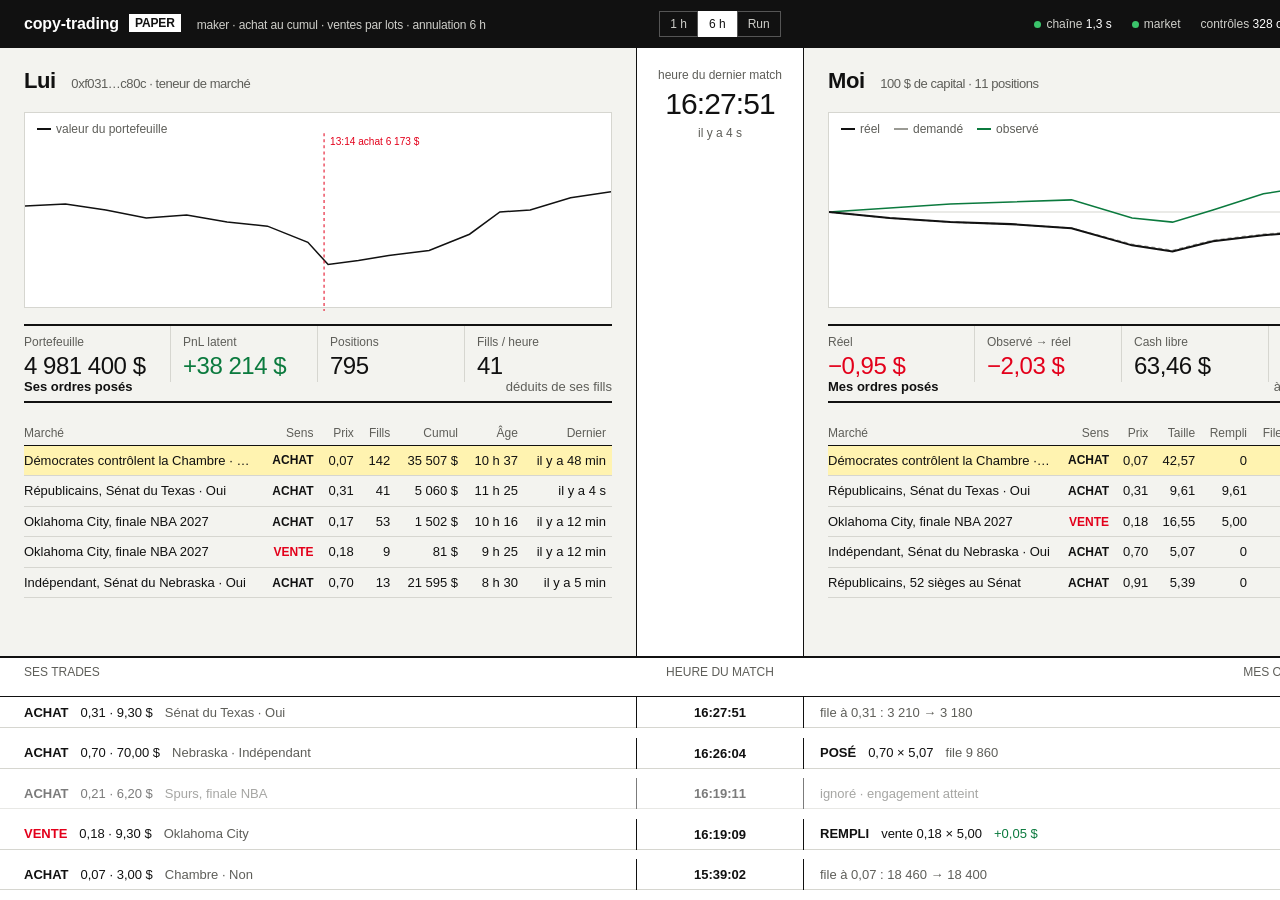
<file: copy-trading/.impeccable/mocks/decision/assigned.html>
<!doctype html>
<html lang="fr"><head><meta charset="utf-8"><title>Indicateur horaire</title>
<style>
:root{--g:#F3F3EF;--i:#111;--r:#E3001B;--v:#0B7A3E;--l:#D6D6D0;--m:#5E5E59;--w:#fff}
*{box-sizing:border-box;margin:0;padding:0}
body{width:1440px;height:900px;overflow:hidden;background:var(--g);color:var(--i);font:13px/1.35 "Helvetica Neue",Helvetica,Arial,sans-serif;font-variant-numeric:tabular-nums}
header{height:48px;background:var(--i);color:var(--w);display:grid;grid-template-columns:1fr 168px 1fr;align-items:center;padding:0 24px}
.brand{font-weight:700;font-size:16px;letter-spacing:-.01em}.brand b{background:var(--w);color:var(--i);font-size:12px;padding:2px 6px;margin-left:10px;vertical-align:2px}
.meta{display:flex;gap:20px;justify-content:flex-end;font-size:12px;color:#CFCFCA}.meta i{font-style:normal;color:var(--w)}
.dot{display:inline-block;width:7px;height:7px;border-radius:50%;background:#3BC46B;margin-right:5px}
.seg{display:flex;justify-content:center}.seg span{border:1px solid #555;padding:4px 10px;font-size:12px;color:#CFCFCA}.seg span.on{background:var(--w);color:var(--i);border-color:var(--w)}
main{display:grid;grid-template-columns:1fr 168px 1fr;height:852px}
.col{padding:18px 24px 0;display:grid;grid-template-rows:auto 196px auto;gap:16px;align-content:start}
.spine{border-left:1px solid var(--i);border-right:1px solid var(--i);background:var(--w);display:grid;grid-template-rows:auto 1fr}
h2{font-size:22px;font-weight:700;letter-spacing:-.02em}h2 small{font-size:13px;font-weight:400;color:var(--m);margin-left:10px}
h3{font-size:13px;font-weight:700;border-bottom:2px solid var(--i);padding-bottom:5px;display:flex;justify-content:space-between}h3 span{font-weight:400;color:var(--m)}
.figs{display:grid;grid-template-columns:repeat(4,1fr);border-top:2px solid var(--i)}
.figs div{padding:8px 0 0;border-right:1px solid var(--l);padding-left:12px}.figs div:first-child{padding-left:0}.figs div:last-child{border:0}
.figs em{display:block;font-style:normal;font-size:12px;color:var(--m)}.figs strong{font-size:24px;font-weight:500;letter-spacing:-.02em}
.up{color:var(--v)}.dn{color:var(--r)}
.chart{background:var(--w);border:1px solid var(--l);position:relative}
.chart svg{position:absolute;inset:0}
.legend{position:absolute;top:8px;left:12px;display:flex;gap:14px;font-size:12px;color:var(--m)}.legend b{display:inline-block;width:14px;height:2px;vertical-align:3px;margin-right:5px}
table{width:100%;border-collapse:collapse}th{font-size:12px;font-weight:400;color:var(--m);text-align:right;padding:6px 6px 4px;border-bottom:1px solid var(--i)}
th:first-child,td:first-child{text-align:left;padding-left:0}td{padding:6px;text-align:right;border-bottom:1px solid var(--l);white-space:nowrap}
td.mk{max-width:220px;overflow:hidden;text-overflow:ellipsis}.side{font-size:12px;font-weight:700}
tr.hot td{background:#FFF3B0}
.spine .t{padding:18px 0 0;text-align:center}.spine .t strong{font-size:30px;font-weight:500;letter-spacing:-.03em;display:block}.spine .t em{font-style:normal;font-size:12px;color:var(--m)}
.quai{grid-column:1/-1;border-top:2px solid var(--i);background:var(--w);display:grid;grid-template-columns:1fr 168px 1fr;font-size:13px}
.qh{grid-column:1/-1;display:grid;grid-template-columns:1fr 168px 1fr;padding:6px 24px;font-size:12px;color:var(--m);border-bottom:1px solid var(--i)}.qh span:nth-child(2){text-align:center}.qh span:last-child{text-align:right}
.row{grid-column:1/-1;display:grid;grid-template-columns:1fr 168px 1fr;border-bottom:1px solid var(--l);height:31px;align-items:center}
.row .l{padding:0 16px 0 24px;display:flex;gap:12px}.row .r{padding:0 24px 0 16px;display:flex;gap:12px}
.row .c{text-align:center;font-weight:700;border-left:1px solid var(--i);border-right:1px solid var(--i);height:100%;line-height:31px}
.delay{color:var(--r);font-weight:700;margin-left:auto}.muted{color:var(--m)}.row.dim{opacity:.55}
.wrap{display:grid;grid-template-rows:330px 1fr;grid-column:1/-1}
</style></head><body>
<header>
 <div class="brand">copy-trading<b>PAPER</b><span style="font-weight:400;font-size:12px;color:#CFCFCA;margin-left:16px">maker · achat au cumul · ventes par lots · annulation 6 h</span></div>
 <div class="seg"><span>1 h</span><span class="on">6 h</span><span>Run</span></div>
 <div class="meta"><span><span class="dot"></span>chaîne <i>1,3 s</i></span><span><span class="dot"></span>market</span><span>contrôles <i>328 ok · 0 écart</i></span><span>run <i>11 h 29</i></span></div>
</header>
<main>
 <div class="wrap" style="grid-template-columns:1fr 168px 1fr;display:grid">
  <section class="col">
   <h2>Lui <small>0xf031…c80c · teneur de marché</small></h2>
   <div class="chart"><div class="legend"><span><b style="background:var(--i)"></b>valeur du portefeuille</span></div>
    <svg viewBox="0 0 580 196" preserveAspectRatio="none"><polyline fill="none" stroke="#111" stroke-width="1.5" points="0,92 40,90 80,96 120,104 160,101 200,108 240,112 280,128 300,150 330,146 360,141 400,136 440,120 470,98 500,96 540,84 580,78"/><line x1="296" y1="20" x2="296" y2="196" stroke="#E3001B" stroke-dasharray="3 3"/><text x="302" y="32" font-size="10" fill="#E3001B">13:14 achat 6 173 $</text></svg></div>
   <div class="figs"><div><em>Portefeuille</em><strong>4 981 400 $</strong></div><div><em>PnL latent</em><strong class="up">+38 214 $</strong></div><div><em>Positions</em><strong>795</strong></div><div><em>Fills / heure</em><strong>41</strong></div></div>
  </section>
  <div class="spine"><div class="t"><em>heure du dernier match</em><strong>16:27:51</strong><em>il y a 4 s</em></div></div>
  <section class="col">
   <h2>Moi <small>100 $ de capital · 11 positions</small></h2>
   <div class="chart"><div class="legend"><span><b style="background:#111"></b>réel</span><span><b style="background:#9A9A94"></b>demandé</span><span><b style="background:#0B7A3E"></b>observé</span></div>
    <svg viewBox="0 0 580 196" preserveAspectRatio="none"><line x1="0" y1="98" x2="580" y2="98" stroke="#D6D6D0"/><polyline fill="none" stroke="#0B7A3E" stroke-width="1.5" points="0,98 60,94 120,90 180,88 240,86 300,104 340,108 380,96 430,80 480,72 540,70 580,68"/><polyline fill="none" stroke="#9A9A94" stroke-width="1.5" stroke-dasharray="4 3" points="0,98 60,104 120,108 180,110 240,114 300,130 340,136 380,126 430,120 480,116 540,114 580,116"/><polyline fill="none" stroke="#111" stroke-width="2" points="0,98 60,104 120,108 180,110 240,114 300,131 340,137 380,127 430,121 480,117 540,115 580,117"/><text x="584" y="66" font-size="10" fill="#0B7A3E" text-anchor="end">+1,08</text></svg></div>
   <div class="figs"><div><em>Réel</em><strong class="dn">−0,95 $</strong></div><div><em>Observé → réel</em><strong class="dn">−2,03 $</strong></div><div><em>Cash libre</em><strong>63,46 $</strong></div><div><em>Ordres posés</em><strong>4</strong></div></div>
  </section>
  <section class="col" style="grid-template-rows:auto;padding-top:0">
   <h3>Ses ordres posés <span>déduits de ses fills</span></h3>
   <table><tr><th>Marché</th><th>Sens</th><th>Prix</th><th>Fills</th><th>Cumul</th><th>Âge</th><th>Dernier</th></tr>
   <tr class="hot"><td class="mk">Démocrates contrôlent la Chambre · Non</td><td class="side">ACHAT</td><td>0,07</td><td>142</td><td>35 507 $</td><td>10 h 37</td><td>il y a 48 min</td></tr>
   <tr><td class="mk">Républicains, Sénat du Texas · Oui</td><td class="side">ACHAT</td><td>0,31</td><td>41</td><td>5 060 $</td><td>11 h 25</td><td>il y a 4 s</td></tr>
   <tr><td class="mk">Oklahoma City, finale NBA 2027</td><td class="side">ACHAT</td><td>0,17</td><td>53</td><td>1 502 $</td><td>10 h 16</td><td>il y a 12 min</td></tr>
   <tr><td class="mk">Oklahoma City, finale NBA 2027</td><td class="side dn">VENTE</td><td>0,18</td><td>9</td><td>81 $</td><td>9 h 25</td><td>il y a 12 min</td></tr>
   <tr><td class="mk">Indépendant, Sénat du Nebraska · Oui</td><td class="side">ACHAT</td><td>0,70</td><td>13</td><td>21 595 $</td><td>8 h 30</td><td>il y a 5 min</td></tr></table>
  </section>
  <div class="spine" style="border-top:0"></div>
  <section class="col" style="grid-template-rows:auto;padding-top:0">
   <h3>Mes ordres posés <span>à son prix, derrière la file</span></h3>
   <table><tr><th>Marché</th><th>Sens</th><th>Prix</th><th>Taille</th><th>Rempli</th><th>File devant</th><th>Annulation</th></tr>
   <tr class="hot"><td class="mk">Démocrates contrôlent la Chambre · Non</td><td class="side">ACHAT</td><td>0,07</td><td>42,57</td><td>0</td><td>18 400</td><td>dans 5 h 12</td></tr>
   <tr><td class="mk">Républicains, Sénat du Texas · Oui</td><td class="side">ACHAT</td><td>0,31</td><td>9,61</td><td>9,61</td><td>—</td><td>rempli</td></tr>
   <tr><td class="mk">Oklahoma City, finale NBA 2027</td><td class="side dn">VENTE</td><td>0,18</td><td>16,55</td><td>5,00</td><td>2 140</td><td>dans 5 h 48</td></tr>
   <tr><td class="mk">Indépendant, Sénat du Nebraska · Oui</td><td class="side">ACHAT</td><td>0,70</td><td>5,07</td><td>0</td><td>9 860</td><td>dans 5 h 55</td></tr>
   <tr><td class="mk">Républicains, 52 sièges au Sénat</td><td class="side">ACHAT</td><td>0,91</td><td>5,39</td><td>0</td><td>—</td><td class="dn">annulé à tort</td></tr></table>
  </section>
 </div>
 <div class="quai">
  <div class="qh"><span>SES TRADES</span><span>HEURE DU MATCH</span><span>MES ORDRES · retard en rouge</span></div>
  <div class="row"><div class="l"><b>ACHAT</b> 0,31 · 9,30 $ <span class="muted">Sénat du Texas · Oui</span></div><div class="c">16:27:51</div><div class="r"><span class="muted">file à 0,31 : 3 210 → 3 180</span><span class="delay">+1,3 s</span></div></div>
  <div class="row"><div class="l"><b>ACHAT</b> 0,70 · 70,00 $ <span class="muted">Nebraska · Indépendant</span></div><div class="c">16:26:04</div><div class="r"><b>POSÉ</b> 0,70 × 5,07 <span class="muted">file 9 860</span><span class="delay">+1,4 s</span></div></div>
  <div class="row dim"><div class="l"><b>ACHAT</b> 0,21 · 6,20 $ <span class="muted">Spurs, finale NBA</span></div><div class="c">16:19:11</div><div class="r"><span class="muted">ignoré · engagement atteint</span></div></div>
  <div class="row"><div class="l"><b class="dn">VENTE</b> 0,18 · 9,30 $ <span class="muted">Oklahoma City</span></div><div class="c">16:19:09</div><div class="r"><b>REMPLI</b> vente 0,18 × 5,00 <span class="up">+0,05 $</span><span class="delay">+1,2 s</span></div></div>
  <div class="row"><div class="l"><b>ACHAT</b> 0,07 · 3,00 $ <span class="muted">Chambre · Non</span></div><div class="c">15:39:02</div><div class="r"><span class="muted">file à 0,07 : 18 460 → 18 400</span><span class="delay">secours API +24 s</span></div></div>
 </div>
</main>
</body></html>
</file>
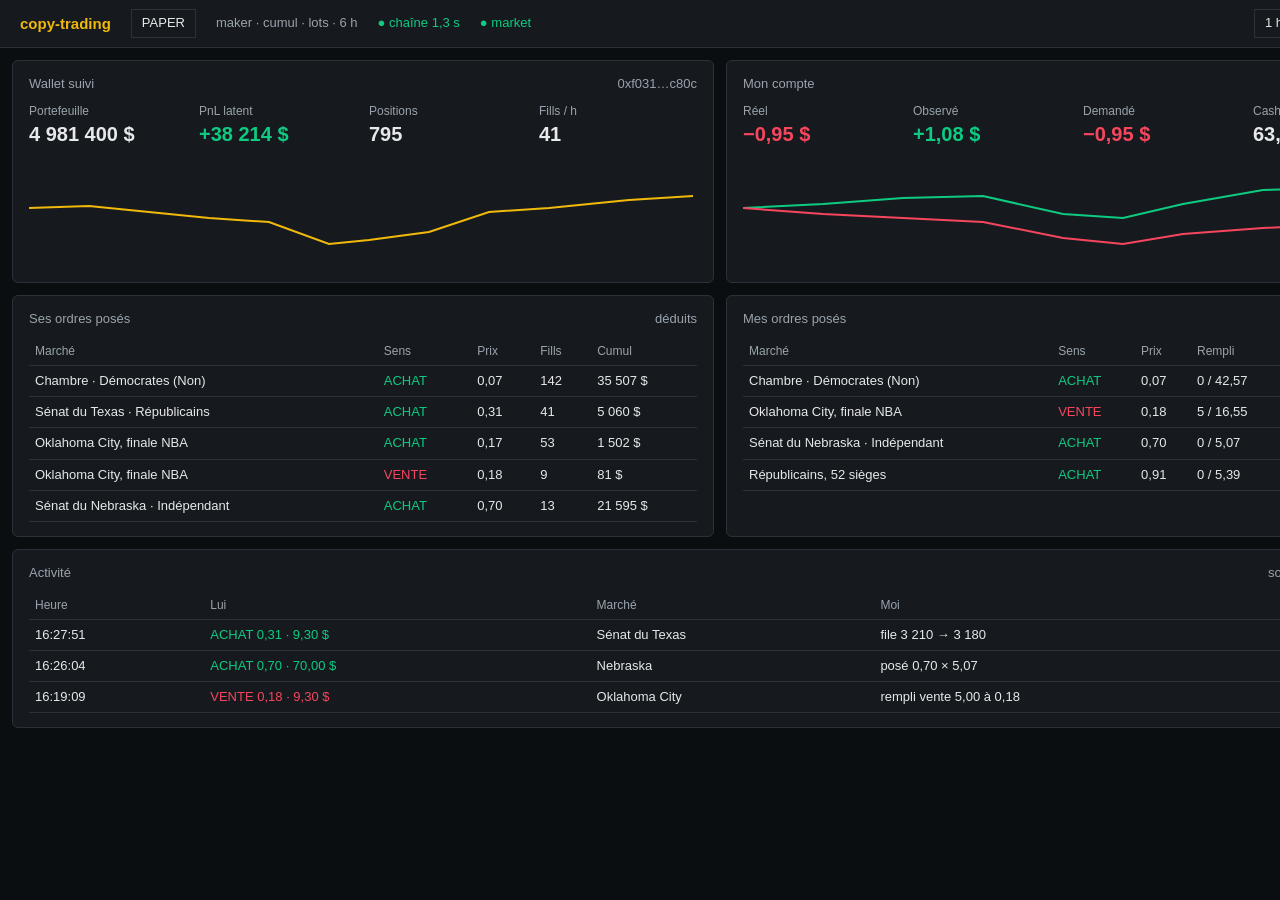
<file: copy-trading/.impeccable/mocks/decision/canon.html>
<!doctype html>
<html lang="fr"><head><meta charset="utf-8"><title>Standard</title>
<style>
:root{--bg:#0B0E11;--p:#161A1E;--ln:#2B3139;--t:#E6E8EA;--m:#9AA3AD;--g:#0ECB81;--r:#F6465D;--y:#F0B90B}
*{box-sizing:border-box;margin:0;padding:0}
body{width:1440px;height:900px;overflow:hidden;background:var(--bg);color:var(--t);font:13px/1.4 -apple-system,"Segoe UI",Arial,sans-serif;font-variant-numeric:tabular-nums}
nav{height:48px;background:var(--p);display:flex;align-items:center;gap:20px;padding:0 20px;border-bottom:1px solid var(--ln);color:var(--m)}
nav b{color:var(--y);font-size:15px}.sp{margin-left:auto}.btn{border:1px solid var(--ln);padding:4px 10px;color:var(--t)}.btn.on{background:var(--ln)}
.grid{display:grid;grid-template-columns:1fr 1fr;gap:12px;padding:12px}
.panel{background:var(--p);border:1px solid var(--ln);border-radius:6px;padding:14px 16px}
.panel h3{font-size:13px;color:var(--m);font-weight:500;margin-bottom:10px;display:flex;justify-content:space-between}
.kpis{display:grid;grid-template-columns:repeat(4,1fr);gap:12px}.kpis div{color:var(--m);font-size:12px}.kpis strong{display:block;color:var(--t);font-size:20px;font-weight:600}
.g{color:var(--g)!important}.r{color:var(--r)!important}
svg{display:block}
table{width:100%;border-collapse:collapse}th{text-align:left;color:var(--m);font-weight:400;font-size:12px;padding:5px 6px;border-bottom:1px solid var(--ln)}td{padding:6px;border-bottom:1px solid var(--ln);white-space:nowrap}
.mk{max-width:230px;overflow:hidden;text-overflow:ellipsis}
</style></head><body>
<nav><b>copy-trading</b><span class="btn">PAPER</span><span>maker · cumul · lots · 6 h</span><span class="g">● chaîne 1,3 s</span><span class="g">● market</span><span class="sp"></span><span class="btn">1 h</span><span class="btn on">6 h</span><span class="btn">Run</span></nav>
<div class="grid">
 <div class="panel"><h3>Wallet suivi <span>0xf031…c80c</span></h3><div class="kpis"><div>Portefeuille<strong>4 981 400 $</strong></div><div>PnL latent<strong class="g">+38 214 $</strong></div><div>Positions<strong>795</strong></div><div>Fills / h<strong>41</strong></div></div>
  <svg width="664" height="120" viewBox="0 0 664 120"><polyline fill="none" stroke="#F0B90B" stroke-width="2" points="0,60 60,58 120,64 180,70 240,74 300,96 340,92 400,84 460,64 520,60 600,52 664,48"/></svg></div>
 <div class="panel"><h3>Mon compte <span>100 $ de capital</span></h3><div class="kpis"><div>Réel<strong class="r">−0,95 $</strong></div><div>Observé<strong class="g">+1,08 $</strong></div><div>Demandé<strong class="r">−0,95 $</strong></div><div>Cash libre<strong>63,46 $</strong></div></div>
  <svg width="664" height="120" viewBox="0 0 664 120"><polyline fill="none" stroke="#0ECB81" stroke-width="2" points="0,60 80,56 160,50 240,48 320,66 380,70 440,56 520,42 600,40 664,38"/><polyline fill="none" stroke="#F6465D" stroke-width="2" points="0,60 80,66 160,70 240,74 320,90 380,96 440,86 520,80 600,76 664,78"/></svg></div>
 <div class="panel"><h3>Ses ordres posés <span>déduits</span></h3><table><tr><th>Marché</th><th>Sens</th><th>Prix</th><th>Fills</th><th>Cumul</th></tr>
  <tr><td class="mk">Chambre · Démocrates (Non)</td><td class="g">ACHAT</td><td>0,07</td><td>142</td><td>35 507 $</td></tr>
  <tr><td class="mk">Sénat du Texas · Républicains</td><td class="g">ACHAT</td><td>0,31</td><td>41</td><td>5 060 $</td></tr>
  <tr><td class="mk">Oklahoma City, finale NBA</td><td class="g">ACHAT</td><td>0,17</td><td>53</td><td>1 502 $</td></tr>
  <tr><td class="mk">Oklahoma City, finale NBA</td><td class="r">VENTE</td><td>0,18</td><td>9</td><td>81 $</td></tr>
  <tr><td class="mk">Sénat du Nebraska · Indépendant</td><td class="g">ACHAT</td><td>0,70</td><td>13</td><td>21 595 $</td></tr></table></div>
 <div class="panel"><h3>Mes ordres posés <span>4 ouverts</span></h3><table><tr><th>Marché</th><th>Sens</th><th>Prix</th><th>Rempli</th><th>File</th></tr>
  <tr><td class="mk">Chambre · Démocrates (Non)</td><td class="g">ACHAT</td><td>0,07</td><td>0 / 42,57</td><td>18 400</td></tr>
  <tr><td class="mk">Oklahoma City, finale NBA</td><td class="r">VENTE</td><td>0,18</td><td>5 / 16,55</td><td>2 140</td></tr>
  <tr><td class="mk">Sénat du Nebraska · Indépendant</td><td class="g">ACHAT</td><td>0,70</td><td>0 / 5,07</td><td>9 860</td></tr>
  <tr><td class="mk">Républicains, 52 sièges</td><td class="g">ACHAT</td><td>0,91</td><td>0 / 5,39</td><td class="r">annulé à tort</td></tr></table></div>
 <div class="panel" style="grid-column:1/-1"><h3>Activité <span>son trade → ma réponse</span></h3><table><tr><th>Heure</th><th>Lui</th><th>Marché</th><th>Moi</th><th>Délai</th></tr>
  <tr><td>16:27:51</td><td class="g">ACHAT 0,31 · 9,30 $</td><td class="mk">Sénat du Texas</td><td>file 3 210 → 3 180</td><td>1,3 s</td></tr>
  <tr><td>16:26:04</td><td class="g">ACHAT 0,70 · 70,00 $</td><td class="mk">Nebraska</td><td>posé 0,70 × 5,07</td><td>1,4 s</td></tr>
  <tr><td>16:19:09</td><td class="r">VENTE 0,18 · 9,30 $</td><td class="mk">Oklahoma City</td><td>rempli vente 5,00 à 0,18</td><td>1,2 s</td></tr></table></div>
</div>
</body></html>
</file>
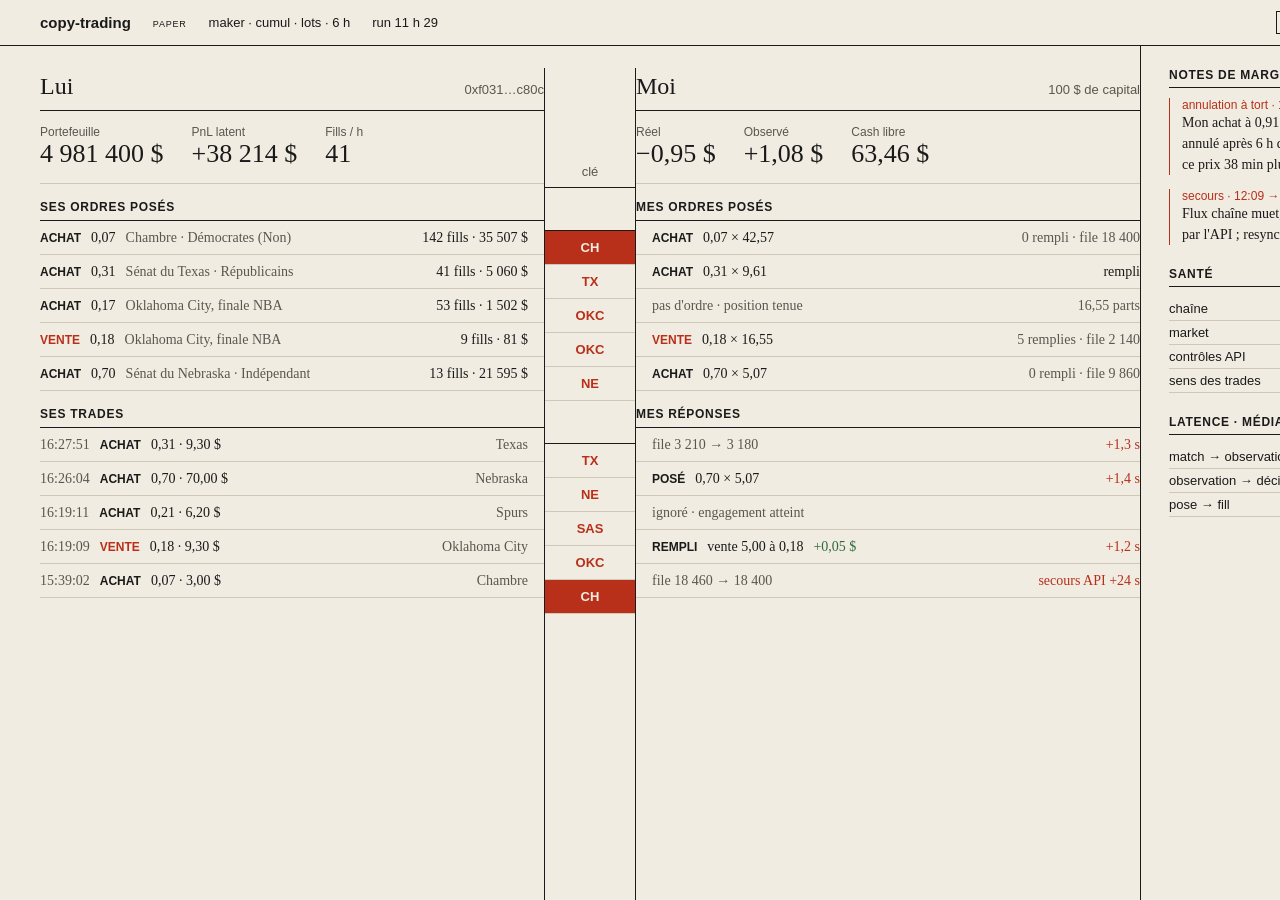
<file: copy-trading/.impeccable/mocks/decision/challenger-rail.html>
<!doctype html>
<html lang="fr"><head><meta charset="utf-8"><title>Rail central</title>
<style>
:root{--b:#F1ECE2;--i:#1A1A1A;--v:#B8301A;--m:#5A5650;--h:#CFC7B8}
*{box-sizing:border-box;margin:0;padding:0}
body{width:1440px;height:900px;overflow:hidden;background:var(--b);color:var(--i);font:14px/1.5 Georgia,"Times New Roman",serif;font-variant-numeric:tabular-nums lining-nums}
.top{height:46px;display:flex;align-items:center;gap:22px;padding:0 40px;border-bottom:1px solid var(--i);font:13px "Helvetica Neue",Arial,sans-serif}
.top b{font-size:15px}.top .sp{margin-left:auto}.sc{font-variant:small-caps;letter-spacing:.06em}
.seg span{border:1px solid var(--i);padding:3px 10px;margin-left:-1px}.seg .on{background:var(--i);color:var(--b)}
.page{display:grid;grid-template-columns:1fr 300px;height:854px}
.block{display:grid;grid-template-columns:1fr 92px 1fr;padding:22px 0 0 40px}
.colh{display:flex;justify-content:space-between;align-items:baseline;border-bottom:1px solid var(--i);padding-bottom:6px;margin-bottom:4px}
.colh h2{font-size:24px;font-weight:400}.colh span{font:13px "Helvetica Neue",Arial,sans-serif;color:var(--m)}
.fig{display:flex;gap:28px;padding:10px 0 14px;border-bottom:1px solid var(--h)}.fig div{font:12px "Helvetica Neue",Arial,sans-serif;color:var(--m)}.fig strong{display:block;font:400 26px Georgia,serif;color:var(--i)}
.up{color:#2F6B3A}.dn{color:var(--v)}
.ln{height:34px;display:flex;align-items:center;gap:10px;border-bottom:1px solid var(--h);white-space:nowrap;overflow:hidden}
.ln .q{color:var(--m);overflow:hidden;text-overflow:ellipsis}.ln b{font-weight:700;font-family:"Helvetica Neue",Arial,sans-serif;font-size:12px}
.L .ln{justify-content:flex-start;padding-right:16px}.R .ln{padding-left:16px}.ln .x{margin-left:auto}
.rail{border-left:1px solid var(--i);border-right:1px solid var(--i);text-align:center;font:600 13px "Helvetica Neue",Arial,sans-serif;color:var(--v)}
.rail .k{height:34px;line-height:34px;border-bottom:1px solid var(--h)}.rail .k.on{background:var(--v);color:var(--b)}
.rail .hd{height:120px;border-bottom:1px solid var(--i);display:flex;align-items:flex-end;justify-content:center;padding-bottom:8px;color:var(--m);font-weight:400}
.sub{font:600 12px "Helvetica Neue",Arial,sans-serif;letter-spacing:.06em;padding:16px 0 6px;border-bottom:1px solid var(--i)}
.rail .sp{height:43px;border-bottom:1px solid var(--i)}
.margin{border-left:1px solid var(--i);padding:22px 28px;font-size:14px}
.margin h4{font:600 12px "Helvetica Neue",Arial,sans-serif;letter-spacing:.06em;border-bottom:1px solid var(--i);padding-bottom:5px;margin:0 0 10px}
.note{margin-bottom:14px;padding-left:12px;border-left:1px solid var(--v)}.note em{display:block;font:12px "Helvetica Neue",Arial,sans-serif;color:var(--v);font-style:normal}
.kv{display:flex;justify-content:space-between;border-bottom:1px solid var(--h);padding:4px 0;font:13px "Helvetica Neue",Arial,sans-serif}
</style></head><body>
<div class="top"><b>copy-trading</b><span class="sc">paper</span><span>maker · cumul · lots · 6 h</span><span>run 11 h 29</span><span class="sp"></span><div class="seg"><span>1 h</span><span class="on">6 h</span><span>Run</span></div></div>
<div class="page">
 <div class="block">
  <div class="L">
   <div class="colh"><h2>Lui</h2><span>0xf031…c80c</span></div>
   <div class="fig"><div>Portefeuille<strong>4 981 400 $</strong></div><div>PnL latent<strong class="up">+38 214 $</strong></div><div>Fills / h<strong>41</strong></div></div>
   <div class="sub">SES ORDRES POSÉS</div>
   <div class="ln"><b>ACHAT</b> 0,07 <span class="q">Chambre · Démocrates (Non)</span><span class="x">142 fills · 35 507 $</span></div>
   <div class="ln"><b>ACHAT</b> 0,31 <span class="q">Sénat du Texas · Républicains</span><span class="x">41 fills · 5 060 $</span></div>
   <div class="ln"><b>ACHAT</b> 0,17 <span class="q">Oklahoma City, finale NBA</span><span class="x">53 fills · 1 502 $</span></div>
   <div class="ln"><b class="dn">VENTE</b> 0,18 <span class="q">Oklahoma City, finale NBA</span><span class="x">9 fills · 81 $</span></div>
   <div class="ln"><b>ACHAT</b> 0,70 <span class="q">Sénat du Nebraska · Indépendant</span><span class="x">13 fills · 21 595 $</span></div>
   <div class="sub">SES TRADES</div>
   <div class="ln"><span class="q">16:27:51</span><b>ACHAT</b> 0,31 · 9,30 $<span class="x q">Texas</span></div>
   <div class="ln"><span class="q">16:26:04</span><b>ACHAT</b> 0,70 · 70,00 $<span class="x q">Nebraska</span></div>
   <div class="ln"><span class="q">16:19:11</span><b>ACHAT</b> 0,21 · 6,20 $<span class="x q">Spurs</span></div>
   <div class="ln"><span class="q">16:19:09</span><b class="dn">VENTE</b> 0,18 · 9,30 $<span class="x q">Oklahoma City</span></div>
   <div class="ln"><span class="q">15:39:02</span><b>ACHAT</b> 0,07 · 3,00 $<span class="x q">Chambre</span></div>
  </div>
  <div class="rail"><div class="hd">clé</div><div class="sp"></div>
   <div class="k on">CH</div><div class="k">TX</div><div class="k">OKC</div><div class="k">OKC</div><div class="k">NE</div><div class="sp"></div>
   <div class="k">TX</div><div class="k">NE</div><div class="k">SAS</div><div class="k">OKC</div><div class="k on">CH</div></div>
  <div class="R">
   <div class="colh"><h2>Moi</h2><span>100 $ de capital</span></div>
   <div class="fig"><div>Réel<strong class="dn">−0,95 $</strong></div><div>Observé<strong class="up">+1,08 $</strong></div><div>Cash libre<strong>63,46 $</strong></div></div>
   <div class="sub">MES ORDRES POSÉS</div>
   <div class="ln"><b>ACHAT</b> 0,07 × 42,57<span class="x q">0 rempli · file 18 400</span></div>
   <div class="ln"><b>ACHAT</b> 0,31 × 9,61<span class="x">rempli</span></div>
   <div class="ln"><span class="q">pas d'ordre · position tenue</span><span class="x q">16,55 parts</span></div>
   <div class="ln"><b class="dn">VENTE</b> 0,18 × 16,55<span class="x q">5 remplies · file 2 140</span></div>
   <div class="ln"><b>ACHAT</b> 0,70 × 5,07<span class="x q">0 rempli · file 9 860</span></div>
   <div class="sub">MES RÉPONSES</div>
   <div class="ln"><span class="q">file 3 210 → 3 180</span><span class="x dn">+1,3 s</span></div>
   <div class="ln"><b>POSÉ</b> 0,70 × 5,07<span class="x dn">+1,4 s</span></div>
   <div class="ln"><span class="q">ignoré · engagement atteint</span></div>
   <div class="ln"><b>REMPLI</b> vente 5,00 à 0,18 <span class="up">+0,05 $</span><span class="x dn">+1,2 s</span></div>
   <div class="ln"><span class="q">file 18 460 → 18 400</span><span class="x dn">secours API +24 s</span></div>
  </div>
 </div>
 <aside class="margin">
  <h4>NOTES DE MARGE</h4>
  <div class="note"><em>annulation à tort · 14:20</em>Mon achat à 0,91 sur « 52 sièges R » annulé après 6 h de silence ; il a rempli à ce prix 38 min plus tard.</div>
  <div class="note"><em>secours · 12:09 → 16:27</em>Flux chaîne muet, 145 trades rattrapés par l'API ; resync automatique depuis.</div>
  <h4 style="margin-top:22px">SANTÉ</h4>
  <div class="kv"><span>chaîne</span><span>1,3 s médiane</span></div><div class="kv"><span>market</span><span>valide</span></div>
  <div class="kv"><span>contrôles API</span><span>328 ok · 0 écart</span></div><div class="kv"><span>sens des trades</span><span>12 / 12 ok</span></div>
  <h4 style="margin-top:22px">LATENCE · MÉDIANE / P90</h4>
  <div class="kv"><span>match → observation</span><span>1 268 / 1 915</span></div><div class="kv"><span>observation → décision</span><span>29 / 63</span></div><div class="kv"><span>pose → fill</span><span>NULL</span></div>
 </aside>
</div>
</body></html>
</file>
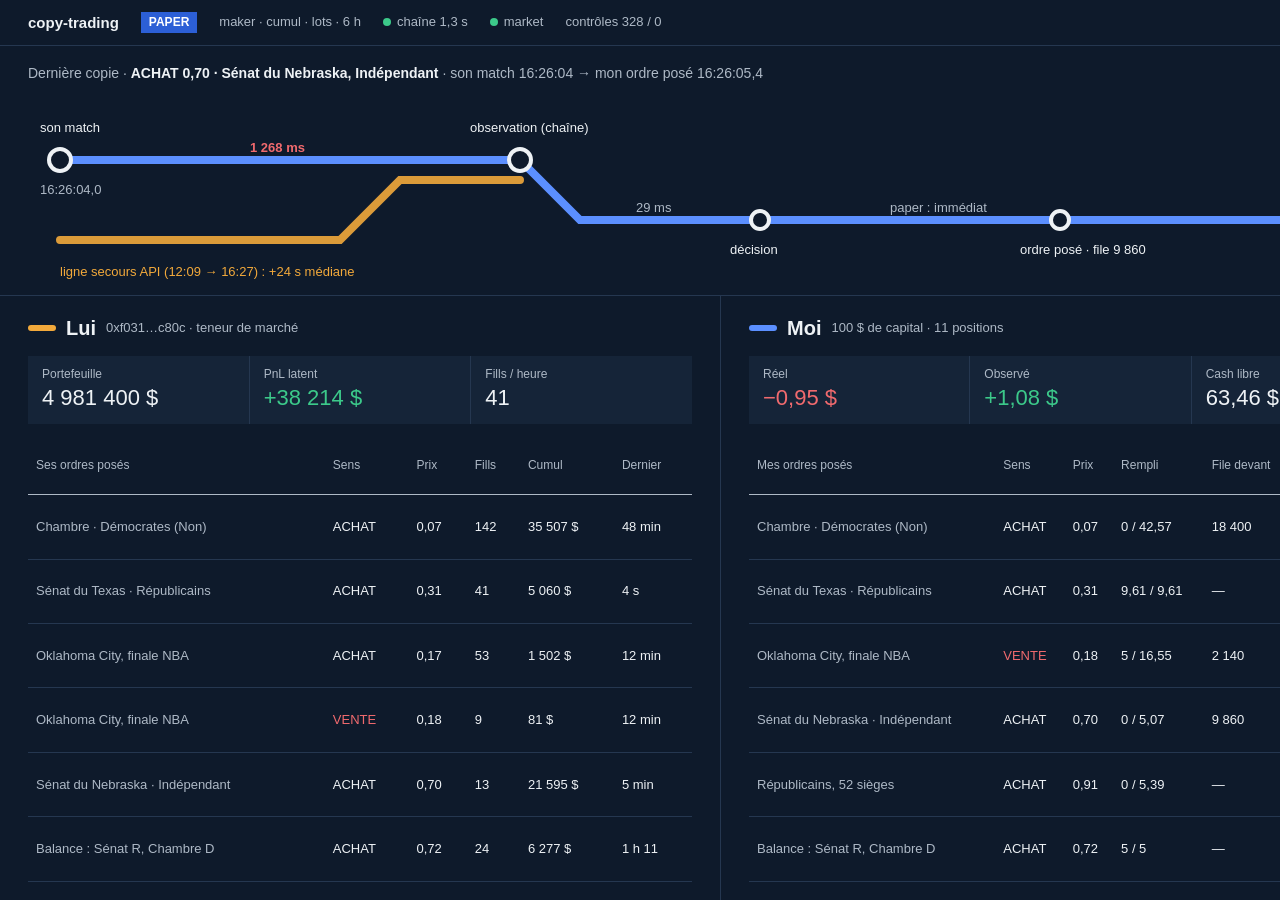
<file: copy-trading/.impeccable/mocks/decision/challenger-transit.html>
<!doctype html>
<html lang="fr"><head><meta charset="utf-8"><title>Plan de métro de nuit</title>
<style>
:root{--n:#0E1A2B;--n2:#152438;--p:#EEF2F5;--p2:#AEB9C6;--rd:#F06A6E;--co:#5B8FFF;--am:#F2A93B;--gr:#3CC98A;--ln:#253750}
*{box-sizing:border-box;margin:0;padding:0}
body{width:1440px;height:900px;overflow:hidden;background:var(--n);color:var(--p);font:13px/1.4 "Helvetica Neue",Arial,sans-serif;font-variant-numeric:tabular-nums}
nav{height:46px;display:flex;align-items:center;gap:22px;padding:0 28px;border-bottom:1px solid var(--ln);color:var(--p2)}
nav b{color:var(--p);font-size:15px}.tag{background:#2C5FD6;color:#fff;padding:2px 8px;font-size:12px;font-weight:700}.sp{margin-left:auto}
.seg span{border:1px solid var(--ln);padding:4px 10px;margin-left:-1px}.seg .on{background:var(--p);color:var(--n)}
.dot{display:inline-block;width:8px;height:8px;border-radius:50%;margin-right:6px}
.map{height:250px;border-bottom:1px solid var(--ln);position:relative;padding:18px 28px}
.map h2{font-size:14px;color:var(--p2);font-weight:400}.map h2 b{color:var(--p);font-weight:600}
.map svg{position:absolute;left:0;top:44px}
.cols{display:grid;grid-template-columns:1fr 1fr;height:604px}
.col{padding:18px 28px;display:grid;grid-template-rows:auto auto 1fr;gap:14px}.col+.col{border-left:1px solid var(--ln)}
.hd{display:flex;align-items:center;gap:10px}.hd h3{font-size:20px;font-weight:600}.hd span{color:var(--p2)}
.line{width:28px;height:6px;border-radius:3px}
.figs{display:grid;grid-template-columns:repeat(3,1fr);gap:1px;background:var(--ln)}.figs div{background:var(--n2);padding:10px 14px;color:var(--p2);font-size:12px}
.figs strong{display:block;color:var(--p);font-size:22px;font-weight:500}.up{color:var(--gr)!important}.dn{color:var(--rd)!important}
table{width:100%;border-collapse:collapse}th{font-weight:400;font-size:12px;color:var(--p2);text-align:left;padding:6px 8px;border-bottom:1px solid var(--p2)}
td{padding:7px 8px;border-bottom:1px solid var(--ln);white-space:nowrap}.mk{color:var(--p2);max-width:240px;overflow:hidden;text-overflow:ellipsis}
.st{display:inline-block;width:9px;height:9px;border-radius:50%;border:2px solid currentColor;margin-right:6px;vertical-align:-1px}
</style></head><body>
<nav><b>copy-trading</b><span class="tag">PAPER</span><span>maker · cumul · lots · 6 h</span><span><span class="dot" style="background:var(--gr)"></span>chaîne 1,3 s</span><span><span class="dot" style="background:var(--gr)"></span>market</span><span>contrôles 328 / 0</span><span class="sp"></span><div class="seg"><span>1 h</span><span class="on">6 h</span><span>Run</span></div></nav>
<section class="map">
 <h2>Dernière copie · <b>ACHAT 0,70 · Sénat du Nebraska, Indépendant</b> · son match 16:26:04 → mon ordre posé 16:26:05,4</h2>
 <svg width="1440" height="200" viewBox="0 0 1440 200">
  <path d="M60 70 H520 L580 130 H1380" fill="none" stroke="#5B8FFF" stroke-width="8" stroke-linecap="round"/>
  <path d="M60 150 H340 L400 90 H520" fill="none" stroke="#F2A93B" stroke-width="8" stroke-linecap="round" opacity=".9"/>
  <g font-size="13" fill="#EEF2F5">
   <circle cx="60" cy="70" r="11" fill="#0E1A2B" stroke="#EEF2F5" stroke-width="4"/><text x="40" y="42">son match</text><text x="40" y="104" fill="#AEB9C6">16:26:04,0</text>
   <circle cx="520" cy="70" r="11" fill="#0E1A2B" stroke="#EEF2F5" stroke-width="4"/><text x="470" y="42">observation (chaîne)</text>
   <text x="250" y="62" fill="#F06A6E" font-weight="700">1 268 ms</text>
   <circle cx="760" cy="130" r="9" fill="#0E1A2B" stroke="#EEF2F5" stroke-width="4"/><text x="730" y="164">décision</text><text x="636" y="122" fill="#AEB9C6">29 ms</text>
   <circle cx="1060" cy="130" r="9" fill="#0E1A2B" stroke="#EEF2F5" stroke-width="4"/><text x="1020" y="164">ordre posé · file 9 860</text><text x="890" y="122" fill="#AEB9C6">paper : immédiat</text>
   <circle cx="1380" cy="130" r="11" fill="#0E1A2B" stroke="#AEB9C6" stroke-width="4" stroke-dasharray="4 3"/><text x="1310" y="164" fill="#AEB9C6">fill · en attente</text>
   <text x="60" y="186" fill="#F2A93B">ligne secours API (12:09 → 16:27) : +24 s médiane</text>
  </g>
 </svg>
</section>
<div class="cols">
 <section class="col">
  <div class="hd"><span class="line" style="background:var(--am)"></span><h3>Lui</h3><span>0xf031…c80c · teneur de marché</span></div>
  <div class="figs"><div>Portefeuille<strong>4 981 400 $</strong></div><div>PnL latent<strong class="up">+38 214 $</strong></div><div>Fills / heure<strong>41</strong></div></div>
  <table><tr><th>Ses ordres posés</th><th>Sens</th><th>Prix</th><th>Fills</th><th>Cumul</th><th>Dernier</th></tr>
   <tr><td class="mk">Chambre · Démocrates (Non)</td><td>ACHAT</td><td>0,07</td><td>142</td><td>35 507 $</td><td>48 min</td></tr>
   <tr><td class="mk">Sénat du Texas · Républicains</td><td>ACHAT</td><td>0,31</td><td>41</td><td>5 060 $</td><td>4 s</td></tr>
   <tr><td class="mk">Oklahoma City, finale NBA</td><td>ACHAT</td><td>0,17</td><td>53</td><td>1 502 $</td><td>12 min</td></tr>
   <tr><td class="mk">Oklahoma City, finale NBA</td><td class="dn">VENTE</td><td>0,18</td><td>9</td><td>81 $</td><td>12 min</td></tr>
   <tr><td class="mk">Sénat du Nebraska · Indépendant</td><td>ACHAT</td><td>0,70</td><td>13</td><td>21 595 $</td><td>5 min</td></tr>
   <tr><td class="mk">Balance : Sénat R, Chambre D</td><td>ACHAT</td><td>0,72</td><td>24</td><td>6 277 $</td><td>1 h 11</td></tr></table>
 </section>
 <section class="col">
  <div class="hd"><span class="line" style="background:var(--co)"></span><h3>Moi</h3><span>100 $ de capital · 11 positions</span></div>
  <div class="figs"><div>Réel<strong class="dn">−0,95 $</strong></div><div>Observé<strong class="up">+1,08 $</strong></div><div>Cash libre<strong>63,46 $</strong></div></div>
  <table><tr><th>Mes ordres posés</th><th>Sens</th><th>Prix</th><th>Rempli</th><th>File devant</th><th>État</th></tr>
   <tr><td class="mk">Chambre · Démocrates (Non)</td><td>ACHAT</td><td>0,07</td><td>0 / 42,57</td><td>18 400</td><td><span class="st" style="color:var(--am)"></span>en file</td></tr>
   <tr><td class="mk">Sénat du Texas · Républicains</td><td>ACHAT</td><td>0,31</td><td>9,61 / 9,61</td><td>—</td><td><span class="st" style="color:var(--gr)"></span>rempli</td></tr>
   <tr><td class="mk">Oklahoma City, finale NBA</td><td class="dn">VENTE</td><td>0,18</td><td>5 / 16,55</td><td>2 140</td><td><span class="st" style="color:var(--am)"></span>partiel</td></tr>
   <tr><td class="mk">Sénat du Nebraska · Indépendant</td><td>ACHAT</td><td>0,70</td><td>0 / 5,07</td><td>9 860</td><td><span class="st" style="color:var(--am)"></span>en file</td></tr>
   <tr><td class="mk">Républicains, 52 sièges</td><td>ACHAT</td><td>0,91</td><td>0 / 5,39</td><td>—</td><td class="dn"><span class="st"></span>annulé à tort</td></tr>
   <tr><td class="mk">Balance : Sénat R, Chambre D</td><td>ACHAT</td><td>0,72</td><td>5 / 5</td><td>—</td><td><span class="st" style="color:var(--gr)"></span>rempli</td></tr></table>
 </section>
</div>
</body></html>
</file>
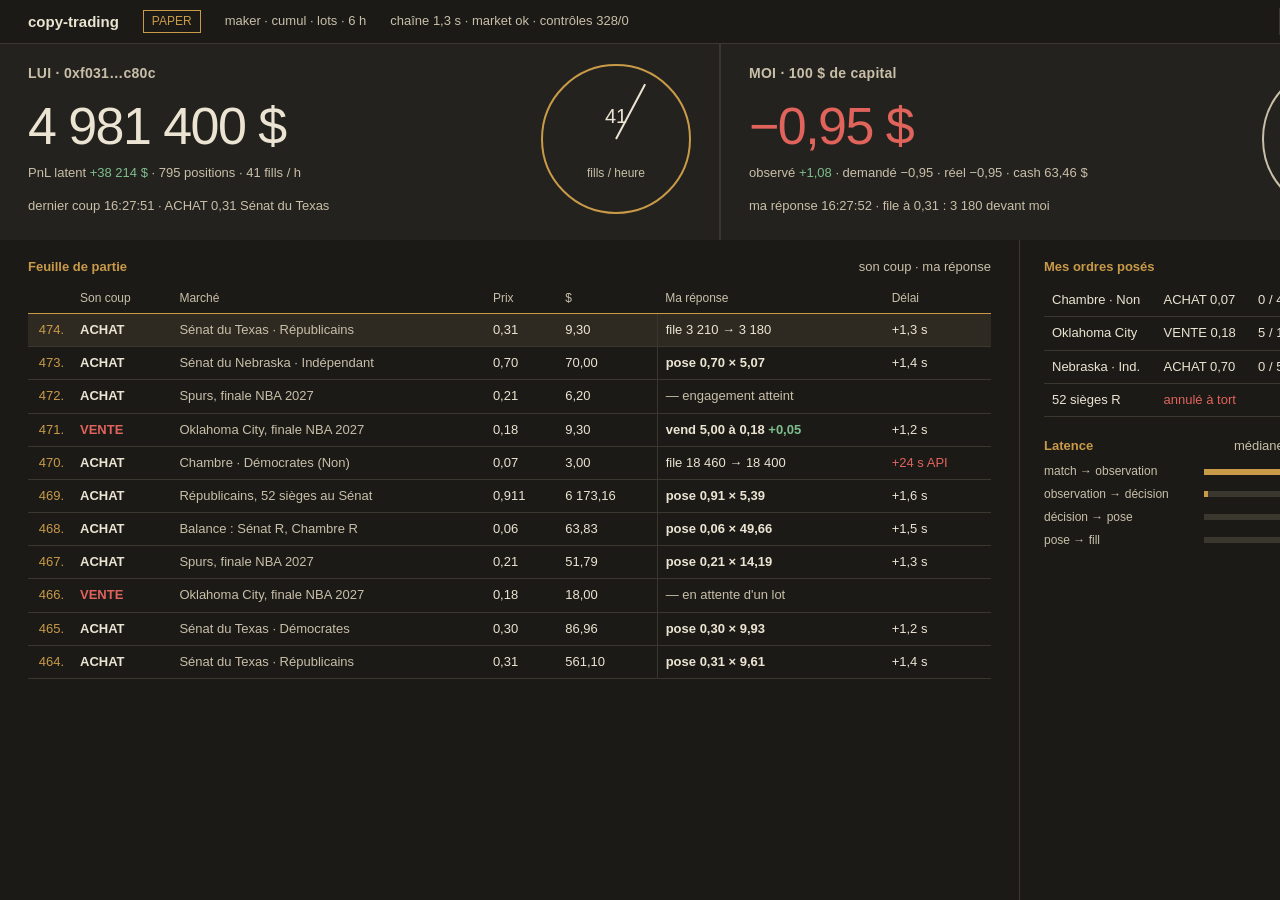
<file: copy-trading/.impeccable/mocks/decision/model-pick.html>
<!doctype html>
<html lang="fr"><head><meta charset="utf-8"><title>Feuille de partie</title>
<style>
:root{--eb:#1B1A17;--eb2:#24221E;--ma:#ECE4D2;--ma2:#C9BFA9;--br:#C99A48;--rd:#E0645C;--gr:#7DBE8C;--ln:#3A372F}
*{box-sizing:border-box;margin:0;padding:0}
body{width:1440px;height:900px;overflow:hidden;background:var(--eb);color:var(--ma);font:13px/1.4 "Helvetica Neue",Arial,sans-serif;font-variant-numeric:tabular-nums}
nav{height:44px;display:flex;align-items:center;gap:24px;padding:0 28px;border-bottom:1px solid var(--ln);font-size:13px;color:var(--ma2)}
nav b{color:var(--ma);font-size:15px}nav .pill{border:1px solid var(--br);color:var(--br);padding:2px 8px;font-size:12px}nav .sp{margin-left:auto}
.tabs{display:flex}.tabs span{padding:4px 12px;border:1px solid var(--ln);font-size:12px}.tabs .on{background:var(--ma);color:var(--eb)}
.clocks{display:grid;grid-template-columns:1fr 1fr;gap:2px;background:var(--ln);height:196px}
.face{background:var(--eb2);padding:20px 28px;display:grid;grid-template-columns:1fr 200px;gap:24px}
.face h2{font-size:14px;font-weight:600;color:var(--ma2);letter-spacing:.02em}
.big{font-size:52px;font-weight:300;letter-spacing:-.03em;margin:6px 0 2px}.sub{color:var(--ma2)}.up{color:var(--gr)}.dn{color:var(--rd)}
.dial{border:2px solid var(--br);border-radius:50%;width:150px;height:150px;position:relative;justify-self:end}
.dial i{position:absolute;left:50%;top:50%;width:2px;height:62px;background:var(--ma);transform-origin:50% 100%;translate:-50% -100%}
.dial span{position:absolute;bottom:30px;width:100%;text-align:center;font-size:12px;color:var(--ma2)}.dial strong{position:absolute;top:36px;width:100%;text-align:center;font-size:20px;font-weight:400}
.face.me .dial{border-color:var(--ma2)}
.body{display:grid;grid-template-columns:1fr 420px;height:660px}
.sheet{padding:18px 28px;border-right:1px solid var(--ln)}
h3{font-size:13px;font-weight:600;color:var(--br);margin-bottom:8px;display:flex;justify-content:space-between}h3 span{color:var(--ma2);font-weight:400}
table{width:100%;border-collapse:collapse}th{font-weight:400;font-size:12px;color:var(--ma2);text-align:left;padding:6px 8px;border-bottom:1px solid var(--br)}
td{padding:7px 8px;border-bottom:1px solid var(--ln);white-space:nowrap}td.n{color:var(--br);width:44px;text-align:right}
td.mine{border-left:1px solid var(--ln)}.k{font-weight:600}.mk{color:var(--ma2);max-width:230px;overflow:hidden;text-overflow:ellipsis}
tr.live td{background:#2E2A22}
aside{padding:18px 24px;display:grid;gap:20px;align-content:start}
.pos td{font-size:13px}.pos td:last-child{text-align:right}
.lat{display:grid;grid-template-columns:150px 1fr 60px;gap:6px 10px;align-items:center;font-size:12px;color:var(--ma2)}
.bar{height:6px;background:var(--ln)}.bar b{display:block;height:6px;background:var(--br)}
</style></head><body>
<nav><b>copy-trading</b><span class="pill">PAPER</span><span>maker · cumul · lots · 6 h</span><span>chaîne 1,3 s · market ok · contrôles 328/0</span><span class="sp"></span><div class="tabs"><span>1 h</span><span class="on">6 h</span><span>Run</span></div></nav>
<section class="clocks">
 <div class="face"><div><h2>LUI · 0xf031…c80c</h2><div class="big">4 981 400 $</div><div class="sub">PnL latent <span class="up">+38 214 $</span> · 795 positions · 41 fills / h</div><div class="sub" style="margin-top:14px">dernier coup 16:27:51 · ACHAT 0,31 Sénat du Texas</div></div>
  <div class="dial"><i style="rotate:28deg"></i><strong>41</strong><span>fills / heure</span></div></div>
 <div class="face me"><div><h2>MOI · 100 $ de capital</h2><div class="big dn">−0,95 $</div><div class="sub">observé <span class="up">+1,08</span> · demandé −0,95 · réel −0,95 · cash 63,46 $</div><div class="sub" style="margin-top:14px">ma réponse 16:27:52 · file à 0,31 : 3 180 devant moi</div></div>
  <div class="dial"><i style="rotate:-62deg;background:var(--br)"></i><strong>1,3 s</strong><span>retard médian</span></div></div>
</section>
<div class="body">
 <section class="sheet">
  <h3>Feuille de partie <span>son coup · ma réponse</span></h3>
  <table><tr><th></th><th>Son coup</th><th>Marché</th><th>Prix</th><th>$</th><th>Ma réponse</th><th>Délai</th></tr>
  <tr class="live"><td class="n">474.</td><td class="k">ACHAT</td><td class="mk">Sénat du Texas · Républicains</td><td>0,31</td><td>9,30</td><td class="mine">file 3 210 → 3 180</td><td>+1,3 s</td></tr>
  <tr><td class="n">473.</td><td class="k">ACHAT</td><td class="mk">Sénat du Nebraska · Indépendant</td><td>0,70</td><td>70,00</td><td class="mine k">pose 0,70 × 5,07</td><td>+1,4 s</td></tr>
  <tr><td class="n">472.</td><td class="k">ACHAT</td><td class="mk">Spurs, finale NBA 2027</td><td>0,21</td><td>6,20</td><td class="mine mk">— engagement atteint</td><td></td></tr>
  <tr><td class="n">471.</td><td class="k dn">VENTE</td><td class="mk">Oklahoma City, finale NBA 2027</td><td>0,18</td><td>9,30</td><td class="mine k">vend 5,00 à 0,18 <span class="up">+0,05</span></td><td>+1,2 s</td></tr>
  <tr><td class="n">470.</td><td class="k">ACHAT</td><td class="mk">Chambre · Démocrates (Non)</td><td>0,07</td><td>3,00</td><td class="mine">file 18 460 → 18 400</td><td class="dn">+24 s API</td></tr>
  <tr><td class="n">469.</td><td class="k">ACHAT</td><td class="mk">Républicains, 52 sièges au Sénat</td><td>0,911</td><td>6 173,16</td><td class="mine k">pose 0,91 × 5,39</td><td>+1,6 s</td></tr>
  <tr><td class="n">468.</td><td class="k">ACHAT</td><td class="mk">Balance : Sénat R, Chambre R</td><td>0,06</td><td>63,83</td><td class="mine k">pose 0,06 × 49,66</td><td>+1,5 s</td></tr>
  <tr><td class="n">467.</td><td class="k">ACHAT</td><td class="mk">Spurs, finale NBA 2027</td><td>0,21</td><td>51,79</td><td class="mine k">pose 0,21 × 14,19</td><td>+1,3 s</td></tr>
  <tr><td class="n">466.</td><td class="k dn">VENTE</td><td class="mk">Oklahoma City, finale NBA 2027</td><td>0,18</td><td>18,00</td><td class="mine mk">— en attente d'un lot</td><td></td></tr>
  <tr><td class="n">465.</td><td class="k">ACHAT</td><td class="mk">Sénat du Texas · Démocrates</td><td>0,30</td><td>86,96</td><td class="mine k">pose 0,30 × 9,93</td><td>+1,2 s</td></tr>
  <tr><td class="n">464.</td><td class="k">ACHAT</td><td class="mk">Sénat du Texas · Républicains</td><td>0,31</td><td>561,10</td><td class="mine k">pose 0,31 × 9,61</td><td>+1,4 s</td></tr>
  </table>
 </section>
 <aside>
  <div><h3>Mes ordres posés <span>4</span></h3><table class="pos">
   <tr><td>Chambre · Non</td><td>ACHAT 0,07</td><td>0 / 42,57</td><td>file 18 400</td></tr>
   <tr><td>Oklahoma City</td><td>VENTE 0,18</td><td>5 / 16,55</td><td>file 2 140</td></tr>
   <tr><td>Nebraska · Ind.</td><td>ACHAT 0,70</td><td>0 / 5,07</td><td>file 9 860</td></tr>
   <tr><td>52 sièges R</td><td class="dn">annulé à tort</td><td></td><td>après 6 h 04</td></tr></table></div>
  <div><h3>Latence <span>médiane · son match → mon fill</span></h3><div class="lat">
   <span>match → observation</span><div class="bar"><b style="width:62%"></b></div><span>1 268</span>
   <span>observation → décision</span><div class="bar"><b style="width:3%"></b></div><span>29</span>
   <span>décision → pose</span><div class="bar"><b style="width:0"></b></div><span>NULL</span>
   <span>pose → fill</span><div class="bar"><b style="width:0"></b></div><span>NULL</span></div></div>
 </aside>
</div>
</body></html>
</file>
